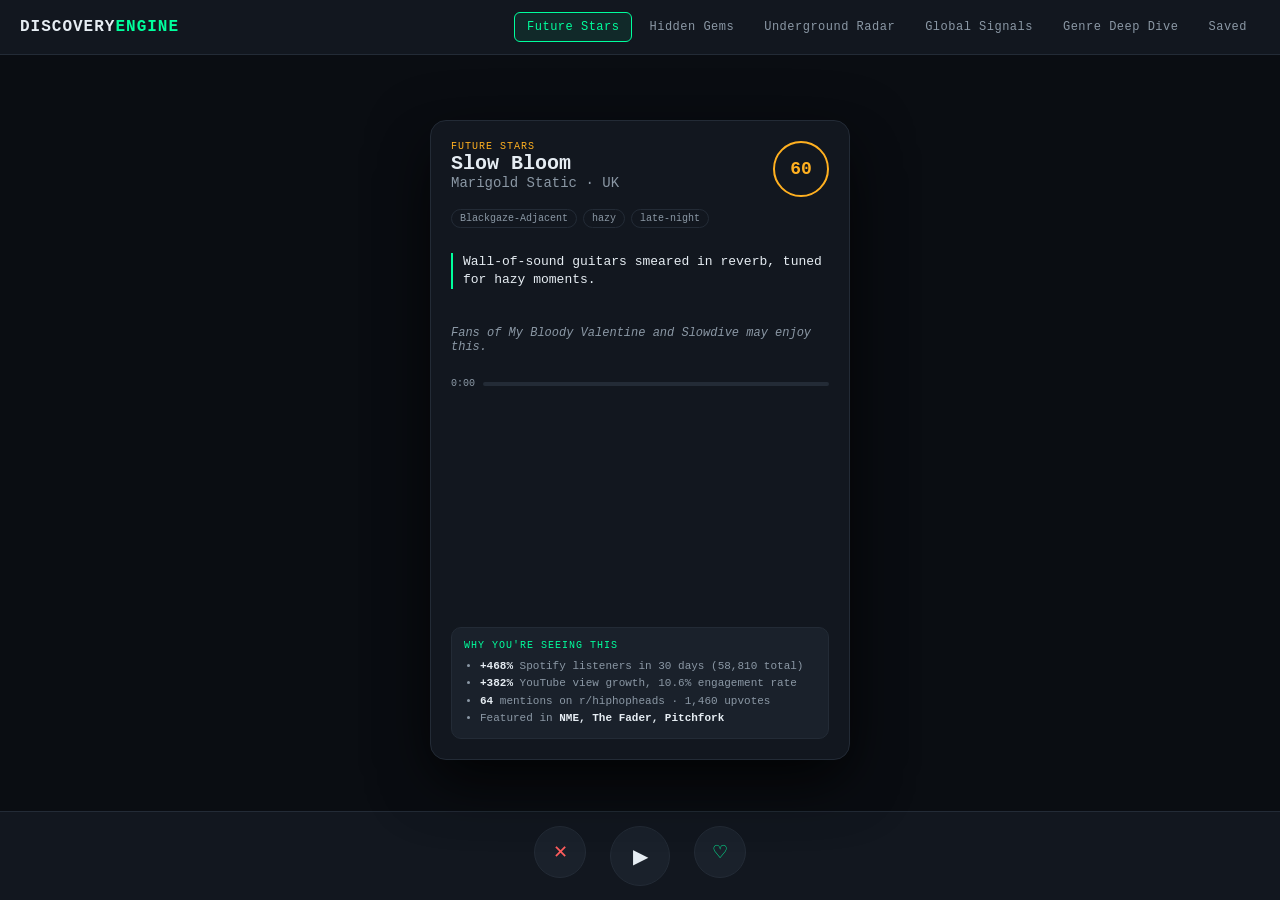
<file: index.html>
<!DOCTYPE html>
<html lang="en">
<head>
<meta charset="UTF-8" />
<meta name="viewport" content="width=device-width, initial-scale=1.0" />
<title>Discovery Engine</title>
<link rel="stylesheet" href="css/styles.css" />
</head>
<body>
  <header class="topbar">
    <div class="brand">DISCOVERY<span>ENGINE</span></div>
    <nav class="tabs" id="tabs"></nav>
  </header>

  <div class="subbar" id="subFilterBar" hidden>
    <div class="subfilter-chips" id="subFilterChips"></div>
  </div>

  <main id="stage">
    <div class="card-stack" id="cardStack"></div>
    <div class="empty-state" id="emptyState" hidden>
      <p>You've reached the end of this feed.</p>
      <button id="resetFeedBtn" class="ghost-btn">Restart feed</button>
    </div>
  </main>

  <section class="saved-view" id="savedView" hidden>
    <h2>Saved</h2>
    <div class="saved-grid" id="savedGrid"></div>
    <p class="saved-empty" id="savedEmpty" hidden>Nothing saved yet — swipe right on something you like.</p>
  </section>

  <footer class="controls" id="controls">
    <button class="ctrl-btn skip" id="skipBtn" title="Skip">&#10005;</button>
    <button class="ctrl-btn play" id="playBtn" title="Play/Pause">&#9658;</button>
    <button class="ctrl-btn save" id="saveBtn" title="Save">&#9825;</button>
  </footer>

  <script type="module" src="js/main.js"></script>
</body>
</html>
</file>
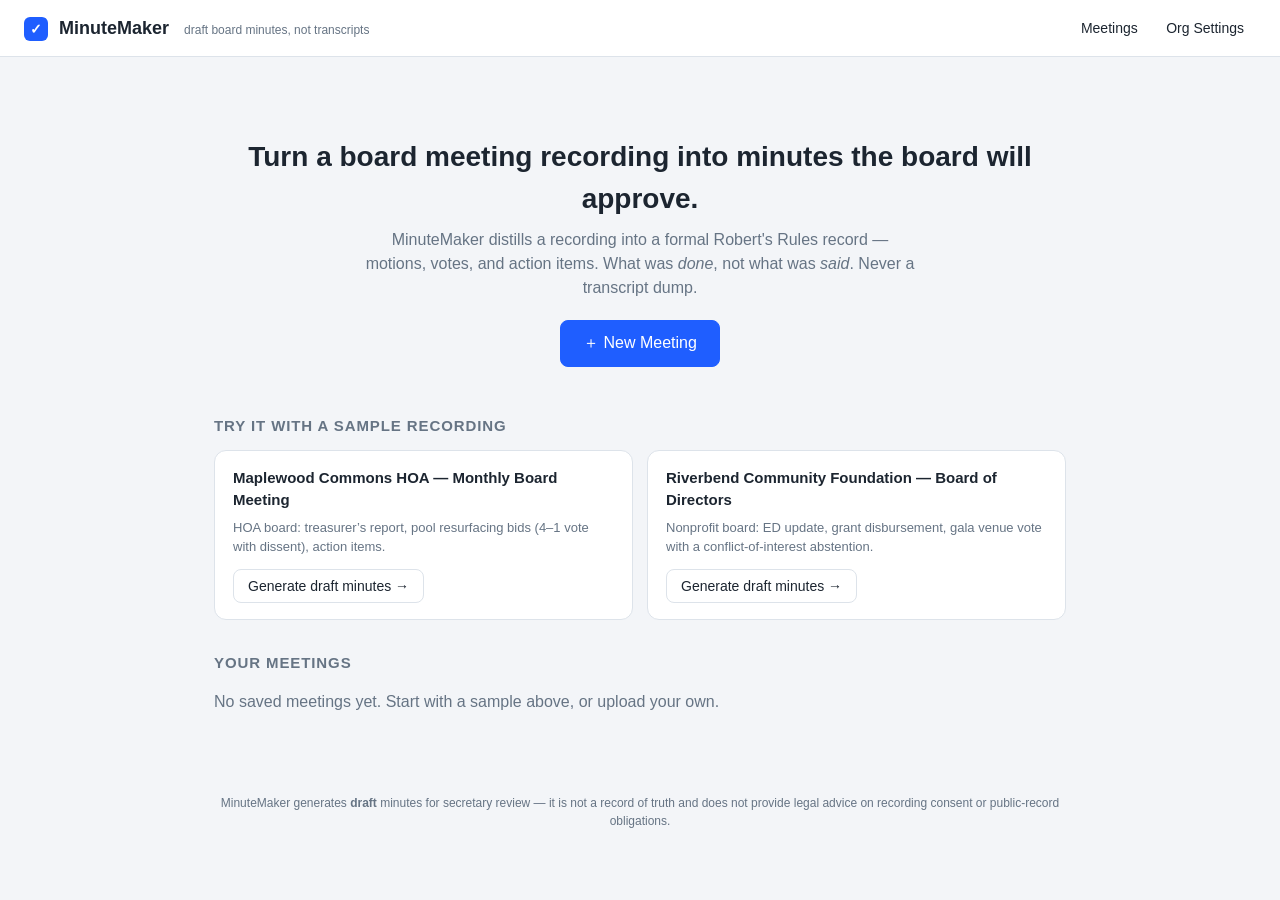
<file: minutemaker/index.html>
<!DOCTYPE html>
<html lang="en">
<head>
  <meta charset="UTF-8" />
  <meta name="viewport" content="width=device-width, initial-scale=1.0" />
  <title>MinuteMaker — Board Minutes Generator</title>
  <link rel="stylesheet" href="css/styles.css" />
</head>
<body>
  <header class="topbar">
    <div class="brand" id="brand-home" title="Home">
      <span class="brand-mark">✓</span> MinuteMaker
      <span class="brand-tag">draft board minutes, not transcripts</span>
    </div>
    <nav>
      <button class="nav-btn" id="nav-home">Meetings</button>
      <button class="nav-btn" id="nav-settings">Org Settings</button>
    </nav>
  </header>

  <main id="app"></main>

  <footer class="footbar">
    MinuteMaker generates <strong>draft</strong> minutes for secretary review — it is not a
    record of truth and does not provide legal advice on recording consent or public-record
    obligations.
  </footer>

  <script type="module" src="js/main.js"></script>
</body>
</html>
</file>
<file: css/styles.css>
:root {
  --bg: #0a0d12;
  --panel: #12171f;
  --panel-raised: #1a212b;
  --border: #232b36;
  --text: #e6edf3;
  --text-dim: #8b98a5;
  --accent-green: #00ff9d;
  --accent-amber: #ffb020;
  --accent-red: #ff5d5d;
  --mono: 'SFMono-Regular', Consolas, 'Liberation Mono', Menlo, monospace;
}

* { box-sizing: border-box; }

html, body {
  height: 100%;
  margin: 0;
  background: var(--bg);
  color: var(--text);
  font-family: var(--mono);
  overflow: hidden;
}

.topbar {
  display: flex;
  align-items: center;
  justify-content: space-between;
  padding: 12px 20px;
  border-bottom: 1px solid var(--border);
  background: var(--panel);
}

.brand {
  font-weight: 700;
  letter-spacing: 1px;
  font-size: 16px;
}
.brand span { color: var(--accent-green); }

.tabs {
  display: flex;
  gap: 4px;
  overflow-x: auto;
}

.tab-btn {
  background: transparent;
  border: 1px solid transparent;
  color: var(--text-dim);
  font-family: var(--mono);
  font-size: 12px;
  letter-spacing: 0.5px;
  padding: 7px 12px;
  border-radius: 6px;
  cursor: pointer;
  white-space: nowrap;
}
.tab-btn:hover { color: var(--text); }
.tab-btn.active {
  color: var(--accent-green);
  border-color: var(--accent-green);
  background: rgba(0, 255, 157, 0.08);
}

.subbar {
  padding: 8px 20px;
  border-bottom: 1px solid var(--border);
  background: var(--panel);
}
.subfilter-chips {
  display: flex;
  gap: 6px;
  overflow-x: auto;
}
.chip {
  border: 1px solid var(--border);
  color: var(--text-dim);
  background: var(--panel-raised);
  font-family: var(--mono);
  font-size: 11px;
  padding: 5px 10px;
  border-radius: 999px;
  cursor: pointer;
  white-space: nowrap;
}
.chip.active {
  color: var(--bg);
  background: var(--accent-amber);
  border-color: var(--accent-amber);
}

#stage {
  position: relative;
  height: calc(100vh - 130px);
  display: flex;
  align-items: center;
  justify-content: center;
  padding: 16px;
}
#stage[hidden] { display: none; }

.card-stack {
  position: relative;
  width: min(420px, 92vw);
  height: 100%;
  max-height: 640px;
}

.track-card {
  position: absolute;
  inset: 0;
  background: var(--panel);
  border: 1px solid var(--border);
  border-radius: 16px;
  padding: 20px;
  display: flex;
  flex-direction: column;
  gap: 12px;
  box-shadow: 0 20px 60px rgba(0, 0, 0, 0.5);
  touch-action: none;
  user-select: none;
  transition: transform 0.25s ease, opacity 0.25s ease;
}

.track-card .top-row {
  display: flex;
  justify-content: space-between;
  align-items: flex-start;
}

.track-card .category-tag {
  font-size: 10px;
  color: var(--accent-amber);
  letter-spacing: 1px;
  text-transform: uppercase;
}

.score-badge {
  width: 56px;
  height: 56px;
  border-radius: 50%;
  display: flex;
  align-items: center;
  justify-content: center;
  font-weight: 700;
  font-size: 18px;
  border: 2px solid var(--accent-green);
  color: var(--accent-green);
  flex-shrink: 0;
}
.score-badge.mid { border-color: var(--accent-amber); color: var(--accent-amber); }
.score-badge.low { border-color: var(--accent-red); color: var(--accent-red); }

.track-title { font-size: 20px; font-weight: 700; margin: 0; }
.track-artist { font-size: 14px; color: var(--text-dim); margin: 0; }

.meta-row {
  display: flex;
  flex-wrap: wrap;
  gap: 6px;
}
.meta-chip {
  font-size: 10px;
  padding: 3px 8px;
  border-radius: 999px;
  border: 1px solid var(--border);
  color: var(--text-dim);
}

.ai-description {
  font-size: 13px;
  color: var(--text);
  line-height: 1.4;
  border-left: 2px solid var(--accent-green);
  padding-left: 10px;
}
.similar-artists {
  font-size: 12px;
  color: var(--text-dim);
  font-style: italic;
}

.why-panel {
  margin-top: auto;
  background: var(--panel-raised);
  border: 1px solid var(--border);
  border-radius: 10px;
  padding: 10px 12px;
  font-size: 11px;
  line-height: 1.6;
}
.why-panel .why-title {
  color: var(--accent-green);
  font-size: 10px;
  letter-spacing: 1px;
  text-transform: uppercase;
  margin-bottom: 4px;
  display: block;
}
.why-panel ul { margin: 0; padding-left: 16px; }
.why-panel li { color: var(--text-dim); }
.why-panel li b { color: var(--text); }

.progress-row {
  display: flex;
  align-items: center;
  gap: 8px;
}
.progress-bar {
  flex: 1;
  height: 4px;
  background: var(--border);
  border-radius: 2px;
  overflow: hidden;
}
.progress-fill {
  height: 100%;
  width: 0%;
  background: var(--accent-green);
}
.time-label { font-size: 10px; color: var(--text-dim); }

.swipe-hint {
  position: absolute;
  top: 20px;
  font-size: 12px;
  font-weight: 700;
  letter-spacing: 2px;
  padding: 6px 10px;
  border: 2px solid;
  border-radius: 6px;
  opacity: 0;
  pointer-events: none;
}
.swipe-hint.skip { left: 20px; color: var(--accent-red); border-color: var(--accent-red); transform: rotate(-8deg); }
.swipe-hint.save { right: 20px; color: var(--accent-green); border-color: var(--accent-green); transform: rotate(8deg); }

.empty-state {
  text-align: center;
  color: var(--text-dim);
  font-size: 13px;
}
.ghost-btn {
  margin-top: 10px;
  background: transparent;
  border: 1px solid var(--accent-green);
  color: var(--accent-green);
  padding: 8px 16px;
  border-radius: 8px;
  font-family: var(--mono);
  cursor: pointer;
}

.controls {
  position: fixed;
  bottom: 0;
  left: 0;
  right: 0;
  display: flex;
  justify-content: center;
  gap: 24px;
  padding: 14px;
  background: var(--panel);
  border-top: 1px solid var(--border);
}
.controls[hidden] { display: none; }
.ctrl-btn {
  width: 52px;
  height: 52px;
  border-radius: 50%;
  border: 1px solid var(--border);
  background: var(--panel-raised);
  color: var(--text);
  font-size: 18px;
  cursor: pointer;
}
.ctrl-btn.skip { color: var(--accent-red); }
.ctrl-btn.save { color: var(--accent-green); }
.ctrl-btn.play { width: 60px; height: 60px; font-size: 20px; }

.saved-view {
  height: calc(100vh - 62px);
  overflow-y: auto;
  padding: 20px;
}
.saved-view h2 { margin-top: 0; font-size: 14px; letter-spacing: 1px; color: var(--text-dim); }
.saved-grid {
  display: grid;
  grid-template-columns: repeat(auto-fill, minmax(220px, 1fr));
  gap: 12px;
}
.saved-card {
  background: var(--panel);
  border: 1px solid var(--border);
  border-radius: 10px;
  padding: 14px;
  display: flex;
  flex-direction: column;
  gap: 6px;
}
.saved-card .saved-title { font-weight: 700; font-size: 14px; }
.saved-card .saved-artist { color: var(--text-dim); font-size: 12px; }
.saved-card button {
  align-self: flex-start;
  background: transparent;
  border: 1px solid var(--accent-red);
  color: var(--accent-red);
  border-radius: 6px;
  font-family: var(--mono);
  font-size: 11px;
  padding: 4px 8px;
  cursor: pointer;
}
.saved-empty { color: var(--text-dim); font-size: 13px; }
</file>
<file: minutemaker/css/styles.css>
:root {
  --ink: #1c2530;
  --muted: #667484;
  --bg: #f3f5f8;
  --card: #ffffff;
  --line: #dde3ea;
  --accent: #1f5eff;
  --accent-dark: #1747c2;
  --danger: #c02b2b;
  --ok: #1a7f4b;
  --paper: #fffdf8;
}

* { box-sizing: border-box; }

body {
  margin: 0;
  font-family: -apple-system, "Segoe UI", Roboto, Helvetica, Arial, sans-serif;
  background: var(--bg);
  color: var(--ink);
  line-height: 1.5;
}

/* ---------- chrome ---------- */

.topbar {
  display: flex;
  justify-content: space-between;
  align-items: center;
  padding: 12px 24px;
  background: var(--card);
  border-bottom: 1px solid var(--line);
  position: sticky;
  top: 0;
  z-index: 10;
}

.brand { font-weight: 700; font-size: 18px; cursor: pointer; }
.brand-mark {
  display: inline-block;
  background: var(--accent);
  color: #fff;
  border-radius: 6px;
  width: 24px; height: 24px;
  text-align: center; line-height: 24px;
  margin-right: 6px;
  font-size: 14px;
}
.brand-tag { font-size: 12px; font-weight: 400; color: var(--muted); margin-left: 10px; }

.nav-btn {
  background: none; border: none;
  font-size: 14px; color: var(--ink);
  padding: 8px 12px; cursor: pointer; border-radius: 8px;
}
.nav-btn:hover { background: var(--bg); }

.footbar {
  max-width: 900px; margin: 40px auto 24px; padding: 0 24px;
  font-size: 12px; color: var(--muted); text-align: center;
}

/* ---------- layout ---------- */

.screen { max-width: 900px; margin: 0 auto; padding: 24px; }
.screen.narrow { max-width: 640px; }

.hero { text-align: center; padding: 32px 0 16px; }
.hero h1 { font-size: 28px; margin-bottom: 8px; }
.hero p { color: var(--muted); max-width: 560px; margin: 0 auto 20px; }

.section-h { font-size: 15px; text-transform: uppercase; letter-spacing: 0.06em; color: var(--muted); margin: 32px 0 12px; }

.card {
  background: var(--card);
  border: 1px solid var(--line);
  border-radius: 12px;
  padding: 16px 18px;
}

.demo-grid { display: grid; grid-template-columns: 1fr 1fr; gap: 14px; }
@media (max-width: 700px) { .demo-grid { grid-template-columns: 1fr; } }
.demo-card h3 { margin: 0 0 6px; font-size: 15px; }
.demo-card p { margin: 0 0 12px; font-size: 13px; color: var(--muted); }

.meeting-list { display: flex; flex-direction: column; gap: 10px; }
.meeting-row { display: flex; justify-content: space-between; align-items: center; }
.meeting-row .muted { display: block; font-size: 12px; }
.row-actions { display: flex; gap: 8px; }

.muted { color: var(--muted); }
.small { font-size: 12px; }

/* ---------- buttons ---------- */

.btn {
  background: var(--card);
  border: 1px solid var(--line);
  border-radius: 8px;
  padding: 8px 14px;
  font-size: 14px;
  cursor: pointer;
  color: var(--ink);
}
.btn:hover { border-color: var(--accent); color: var(--accent); }
.btn.primary { background: var(--accent); border-color: var(--accent); color: #fff; }
.btn.primary:hover { background: var(--accent-dark); color: #fff; }
.btn.primary:disabled { background: #9db4e8; border-color: #9db4e8; cursor: not-allowed; }
.btn.big { padding: 12px 22px; font-size: 16px; }
.btn.danger-ghost { color: var(--danger); }
.btn.danger-ghost:hover { border-color: var(--danger); }

/* ---------- forms / setup ---------- */

.form-card { margin-bottom: 14px; }
.form-card h3 { margin: 0 0 10px; font-size: 15px; }
.form-card label { display: block; font-size: 13px; font-weight: 600; margin: 10px 0; }
.form-card input[type="text"], .form-card input[type="date"], .form-card select {
  display: block; width: 100%;
  margin-top: 4px; padding: 9px 10px;
  border: 1px solid var(--line); border-radius: 8px;
  font-size: 14px; font-weight: 400;
  background: #fff;
}
.form-row { display: grid; grid-template-columns: 1fr 1fr; gap: 12px; }

.file-drop {
  display: block;
  border: 2px dashed var(--line);
  border-radius: 10px;
  padding: 18px;
  text-align: center;
  cursor: pointer;
  font-weight: 400 !important;
  color: var(--muted);
}
.file-drop:hover { border-color: var(--accent); color: var(--accent); }
.or { text-align: center; color: var(--muted); font-size: 12px; margin: 8px 0; }

.file-status { font-size: 13px; min-height: 18px; }
.file-status.ok { color: var(--ok); }
.file-status.error { color: var(--danger); }

.consent-card { border-left: 4px solid #e0a437; margin-bottom: 14px; }
.consent-card h3 { margin: 0 0 8px; font-size: 15px; }
.consent-card p { font-size: 13px; color: var(--muted); margin: 0 0 12px; }
.consent-check { display: flex; gap: 10px; align-items: flex-start; font-size: 14px; font-weight: 600; cursor: pointer; }
.consent-check input { margin-top: 3px; width: 16px; height: 16px; }

.setup-actions { display: flex; justify-content: flex-end; gap: 10px; margin-top: 8px; }

/* ---------- processing ---------- */

.processing h1 { text-align: center; }
.steps { list-style: none; padding: 0; max-width: 420px; margin: 24px auto; }
.steps li { padding: 10px 0 10px 32px; position: relative; color: var(--muted); }
.steps li::before {
  content: ''; position: absolute; left: 4px; top: 13px;
  width: 14px; height: 14px; border-radius: 50%;
  border: 2px solid var(--line);
}
.steps li.done { color: var(--ink); }
.steps li.done::before { content: '✓'; border-color: var(--ok); background: var(--ok); color: #fff; font-size: 10px; line-height: 14px; text-align: center; }

.error-card { border-left: 4px solid var(--danger); margin: 16px 0; }

/* ---------- review ---------- */

.review-toolbar {
  display: flex; justify-content: space-between; align-items: center; gap: 12px;
  flex-wrap: wrap; margin-bottom: 12px;
}
.stats { display: flex; gap: 6px; flex-wrap: wrap; }
.chip {
  background: var(--card); border: 1px solid var(--line);
  border-radius: 999px; padding: 3px 10px; font-size: 12px; color: var(--muted);
}
.toolbar-actions { display: flex; gap: 8px; }

.draft-note { font-size: 13px; color: var(--muted); margin: 0 0 14px; }

/* the minutes document itself — deliberately "paper"-like */
.minutes-doc {
  background: var(--paper);
  border: 1px solid var(--line);
  border-radius: 4px;
  box-shadow: 0 2px 12px rgba(20, 30, 45, 0.08);
  padding: 56px 64px;
  font-family: Georgia, 'Times New Roman', serif;
  font-size: 15px;
  color: #15181c;
  outline: none;
}
.minutes-doc:focus { box-shadow: 0 2px 12px rgba(31, 94, 255, 0.18); }
@media (max-width: 700px) { .minutes-doc { padding: 28px 22px; } }

.minutes-doc h1 { font-size: 22px; text-align: center; margin: 0 0 4px; }
.minutes-doc .doc-sub { text-align: center; font-weight: 700; margin: 0; }
.minutes-doc .doc-sub2 { text-align: center; color: #555; margin: 2px 0 8px; }
.minutes-doc h2 {
  font-size: 16px; margin: 26px 0 8px;
  border-bottom: 1px solid #c9c2b4; padding-bottom: 3px;
}
.minutes-doc p { margin: 8px 0; line-height: 1.55; }
.minutes-doc .motion {
  background: #f4f1e9; border-left: 3px solid #6b6353;
  padding: 10px 14px; border-radius: 0 4px 4px 0;
}
.minutes-doc .verbatim { font-style: italic; }
.minutes-doc .no-action { color: #555; }
.minutes-doc .needs-review { color: var(--danger); font-weight: 700; }
.minutes-doc table.actions { border-collapse: collapse; width: 100%; margin: 10px 0; }
.minutes-doc table.actions th, .minutes-doc table.actions td {
  border: 1px solid #b9b2a3; padding: 7px 10px; text-align: left; font-size: 13.5px;
}
.minutes-doc table.actions th { background: #efece3; }
.minutes-doc .signature { margin-top: 40px; }
.minutes-doc .sig-line { border-bottom: 1px solid #15181c; width: 260px; height: 22px; }
.minutes-doc .approval { margin-top: 18px; }

/* raw transcript: an audit artifact, visually secondary and collapsed by default */
.transcript-ref { margin-top: 22px; }
.transcript-ref summary {
  cursor: pointer; color: var(--muted); font-size: 13px;
  padding: 10px 14px; background: var(--card);
  border: 1px solid var(--line); border-radius: 10px;
}
.transcript-lines {
  background: var(--card); border: 1px solid var(--line); border-top: none;
  border-radius: 0 0 10px 10px;
  max-height: 380px; overflow-y: auto;
  padding: 14px 18px; font-size: 13px; color: var(--muted);
}
.transcript-lines strong { color: var(--ink); }

/* ---------- print (PDF export fallback: printing the review page) ---------- */

@media print {
  .topbar, .footbar, .review-toolbar, .draft-note, .transcript-ref { display: none !important; }
  body { background: #fff; }
  .screen { max-width: none; padding: 0; }
  .minutes-doc { border: none; box-shadow: none; padding: 0; }
}
</file>
